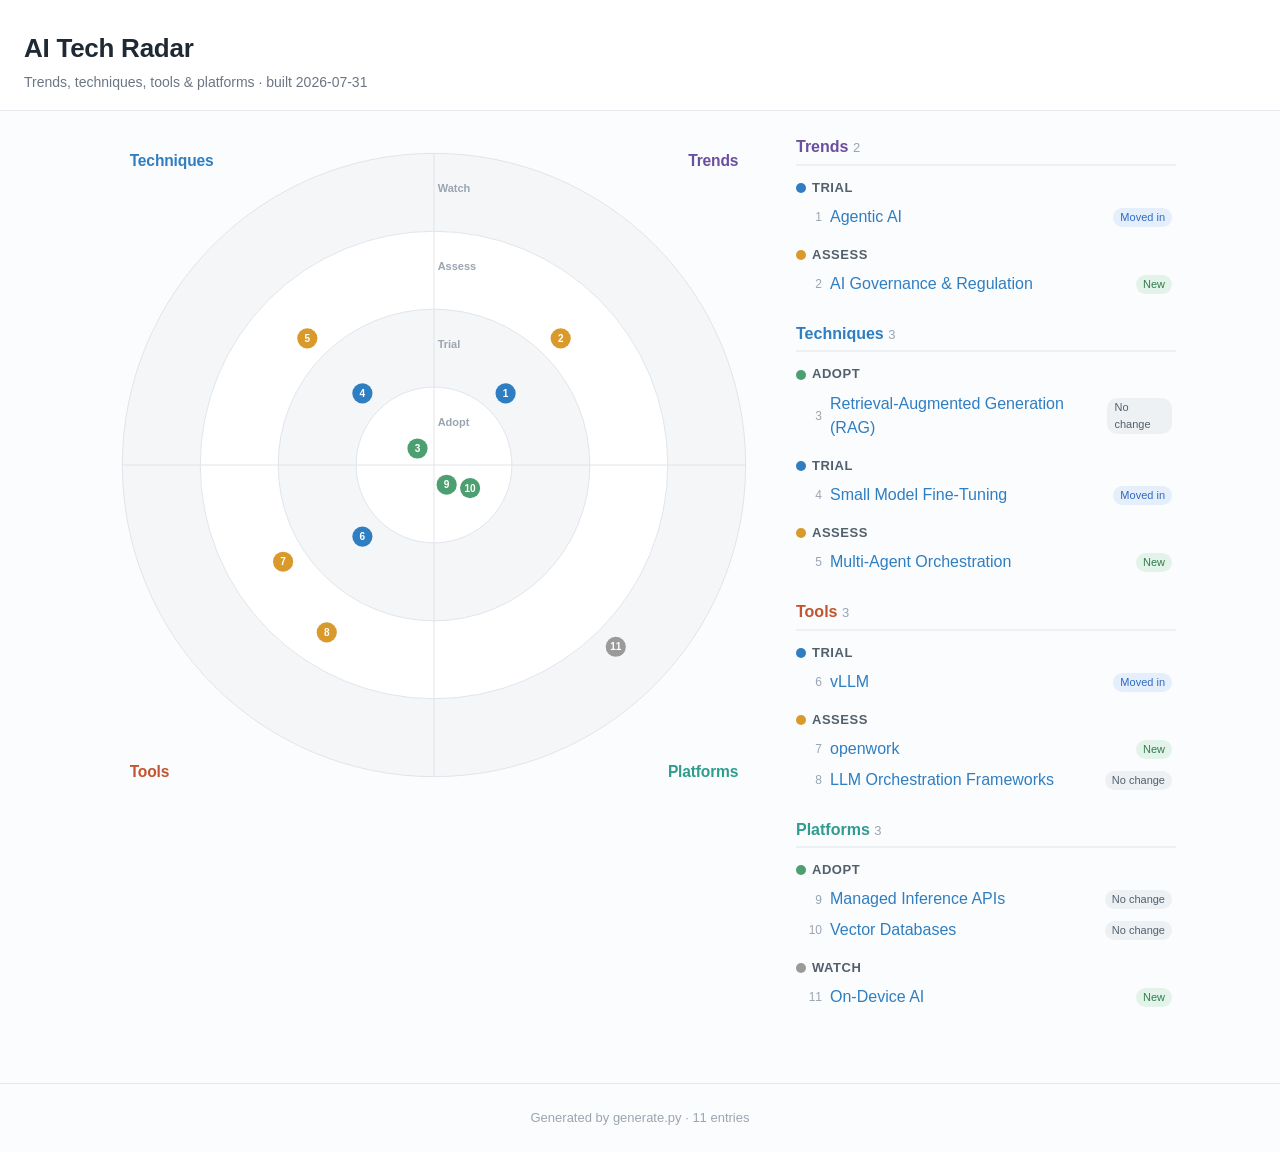
<file: docs/index.html>
<!DOCTYPE html>
<html lang="en">
<head>
<meta charset="utf-8">
<meta name="viewport" content="width=device-width, initial-scale=1">
<title>AI Tech Radar</title>
<link rel="stylesheet" href="style.css">
</head>
<body>
<header class="site-header">
  <h1><a href="index.html">AI Tech Radar</a></h1>
  <p class="subtitle">Trends, techniques, tools &amp; platforms · built 2026-07-31</p>
</header>
<main>
<section class="radar-wrap"><svg viewBox="0 0 720 720" class="radar" xmlns="http://www.w3.org/2000/svg">
<circle cx="360.0" cy="360.0" r="340.0" fill="#f4f6f8" stroke="#dfe3e8" stroke-width="1"/>
<circle cx="360.0" cy="360.0" r="255.0" fill="#ffffff" stroke="#dfe3e8" stroke-width="1"/>
<circle cx="360.0" cy="360.0" r="170.0" fill="#f4f6f8" stroke="#dfe3e8" stroke-width="1"/>
<circle cx="360.0" cy="360.0" r="85.0" fill="#ffffff" stroke="#dfe3e8" stroke-width="1"/>
<line x1="360.0" y1="20" x2="360.0" y2="700" stroke="#dfe3e8"/>
<line x1="20" y1="360.0" x2="700" y2="360.0" stroke="#dfe3e8"/>
<text x="364.0" y="317.5" class="ring-label">Adopt</text>
<text x="364.0" y="232.5" class="ring-label">Trial</text>
<text x="364.0" y="147.5" class="ring-label">Assess</text>
<text x="364.0" y="62.5" class="ring-label">Watch</text>
<text x="692" y="34" class="quad-label" text-anchor="end" fill="#6b4ea0">Trends</text>
<text x="28" y="34" class="quad-label" text-anchor="start" fill="#2f7ec2">Techniques</text>
<text x="28" y="700" class="quad-label" text-anchor="start" fill="#c2542f">Tools</text>
<text x="692" y="700" class="quad-label" text-anchor="end" fill="#2f9c8f">Platforms</text>
<a href="entries/managed-inference-apis.html" class="blip" data-slug="managed-inference-apis"><circle cx="373.8" cy="381.5" r="11" fill="#4c9f70"/><text x="373.8" y="385.5" text-anchor="middle" class="blip-num">9</text><title>Managed Inference APIs — Adopt</title></a>
<a href="entries/on-device-ai.html" class="blip" data-slug="on-device-ai"><circle cx="558.3" cy="558.3" r="11" fill="#9a9a9a"/><text x="558.3" y="562.3" text-anchor="middle" class="blip-num">11</text><title>On-Device AI — Watch</title></a>
<a href="entries/vector-databases.html" class="blip" data-slug="vector-databases"><circle cx="399.4" cy="385.2" r="11" fill="#4c9f70"/><text x="399.4" y="389.2" text-anchor="middle" class="blip-num">10</text><title>Vector Databases — Adopt</title></a>
<a href="entries/multi-agent-orchestration.html" class="blip" data-slug="multi-agent-orchestration"><circle cx="221.8" cy="221.8" r="11" fill="#d99a2b"/><text x="221.8" y="225.8" text-anchor="middle" class="blip-num">5</text><title>Multi-Agent Orchestration — Assess</title></a>
<a href="entries/retrieval-augmented-generation-rag.html" class="blip" data-slug="retrieval-augmented-generation-rag"><circle cx="342.0" cy="342.0" r="11" fill="#4c9f70"/><text x="342.0" y="346.0" text-anchor="middle" class="blip-num">3</text><title>Retrieval-Augmented Generation (RAG) — Adopt</title></a>
<a href="entries/small-model-fine-tuning.html" class="blip" data-slug="small-model-fine-tuning"><circle cx="281.9" cy="281.9" r="11" fill="#2f7ec2"/><text x="281.9" y="285.9" text-anchor="middle" class="blip-num">4</text><title>Small Model Fine-Tuning — Trial</title></a>
<a href="entries/openwork.html" class="blip" data-slug="openwork"><circle cx="195.4" cy="465.5" r="11" fill="#d99a2b"/><text x="195.4" y="469.5" text-anchor="middle" class="blip-num">7</text><title>openwork — Assess</title></a>
<a href="entries/llm-orchestration-frameworks.html" class="blip" data-slug="llm-orchestration-frameworks"><circle cx="243.0" cy="542.5" r="11" fill="#d99a2b"/><text x="243.0" y="546.5" text-anchor="middle" class="blip-num">8</text><title>LLM Orchestration Frameworks — Assess</title></a>
<a href="entries/vllm.html" class="blip" data-slug="vllm"><circle cx="281.9" cy="438.1" r="11" fill="#2f7ec2"/><text x="281.9" y="442.1" text-anchor="middle" class="blip-num">6</text><title>vLLM — Trial</title></a>
<a href="entries/agentic-ai.html" class="blip" data-slug="agentic-ai"><circle cx="438.1" cy="281.9" r="11" fill="#2f7ec2"/><text x="438.1" y="285.9" text-anchor="middle" class="blip-num">1</text><title>Agentic AI — Trial</title></a>
<a href="entries/ai-governance-regulation.html" class="blip" data-slug="ai-governance-regulation"><circle cx="498.2" cy="221.8" r="11" fill="#d99a2b"/><text x="498.2" y="225.8" text-anchor="middle" class="blip-num">2</text><title>AI Governance &amp; Regulation — Assess</title></a>
</svg></section>
<section class="legend">
<div class="quad-block">
<h2 style="color:#6b4ea0">Trends <span class="q-count">2</span></h2>
<h3 class="ring-heading"><span class="ring-dot" style="background:#2f7ec2"></span>Trial</h3>
<ul class='entry-list'>
<li data-slug="agentic-ai"><span class="num">1</span><a href="entries/agentic-ai.html">Agentic AI</a><span class="status status-moved-in">Moved in</span></li>
</ul>
<h3 class="ring-heading"><span class="ring-dot" style="background:#d99a2b"></span>Assess</h3>
<ul class='entry-list'>
<li data-slug="ai-governance-regulation"><span class="num">2</span><a href="entries/ai-governance-regulation.html">AI Governance &amp; Regulation</a><span class="status status-new">New</span></li>
</ul>
</div>
<div class="quad-block">
<h2 style="color:#2f7ec2">Techniques <span class="q-count">3</span></h2>
<h3 class="ring-heading"><span class="ring-dot" style="background:#4c9f70"></span>Adopt</h3>
<ul class='entry-list'>
<li data-slug="retrieval-augmented-generation-rag"><span class="num">3</span><a href="entries/retrieval-augmented-generation-rag.html">Retrieval-Augmented Generation (RAG)</a><span class="status status-unchanged">No change</span></li>
</ul>
<h3 class="ring-heading"><span class="ring-dot" style="background:#2f7ec2"></span>Trial</h3>
<ul class='entry-list'>
<li data-slug="small-model-fine-tuning"><span class="num">4</span><a href="entries/small-model-fine-tuning.html">Small Model Fine-Tuning</a><span class="status status-moved-in">Moved in</span></li>
</ul>
<h3 class="ring-heading"><span class="ring-dot" style="background:#d99a2b"></span>Assess</h3>
<ul class='entry-list'>
<li data-slug="multi-agent-orchestration"><span class="num">5</span><a href="entries/multi-agent-orchestration.html">Multi-Agent Orchestration</a><span class="status status-new">New</span></li>
</ul>
</div>
<div class="quad-block">
<h2 style="color:#c2542f">Tools <span class="q-count">3</span></h2>
<h3 class="ring-heading"><span class="ring-dot" style="background:#2f7ec2"></span>Trial</h3>
<ul class='entry-list'>
<li data-slug="vllm"><span class="num">6</span><a href="entries/vllm.html">vLLM</a><span class="status status-moved-in">Moved in</span></li>
</ul>
<h3 class="ring-heading"><span class="ring-dot" style="background:#d99a2b"></span>Assess</h3>
<ul class='entry-list'>
<li data-slug="openwork"><span class="num">7</span><a href="entries/openwork.html">openwork</a><span class="status status-new">New</span></li>
<li data-slug="llm-orchestration-frameworks"><span class="num">8</span><a href="entries/llm-orchestration-frameworks.html">LLM Orchestration Frameworks</a><span class="status status-unchanged">No change</span></li>
</ul>
</div>
<div class="quad-block">
<h2 style="color:#2f9c8f">Platforms <span class="q-count">3</span></h2>
<h3 class="ring-heading"><span class="ring-dot" style="background:#4c9f70"></span>Adopt</h3>
<ul class='entry-list'>
<li data-slug="managed-inference-apis"><span class="num">9</span><a href="entries/managed-inference-apis.html">Managed Inference APIs</a><span class="status status-unchanged">No change</span></li>
<li data-slug="vector-databases"><span class="num">10</span><a href="entries/vector-databases.html">Vector Databases</a><span class="status status-unchanged">No change</span></li>
</ul>
<h3 class="ring-heading"><span class="ring-dot" style="background:#9a9a9a"></span>Watch</h3>
<ul class='entry-list'>
<li data-slug="on-device-ai"><span class="num">11</span><a href="entries/on-device-ai.html">On-Device AI</a><span class="status status-new">New</span></li>
</ul>
</div>
</section>
</main>
<footer class="site-footer">Generated by generate.py · 11 entries</footer>
<script>
(function () {
  function setActive(slug, on) {
    document.querySelectorAll('[data-slug="' + slug + '"]').forEach(function (el) {
      el.classList.toggle('hl', on);
    });
  }
  document.querySelectorAll('[data-slug]').forEach(function (el) {
    var slug = el.getAttribute('data-slug');
    el.addEventListener('mouseenter', function () { setActive(slug, true); });
    el.addEventListener('mouseleave', function () { setActive(slug, false); });
  });
})();
</script>
</body>
</html>
</file>
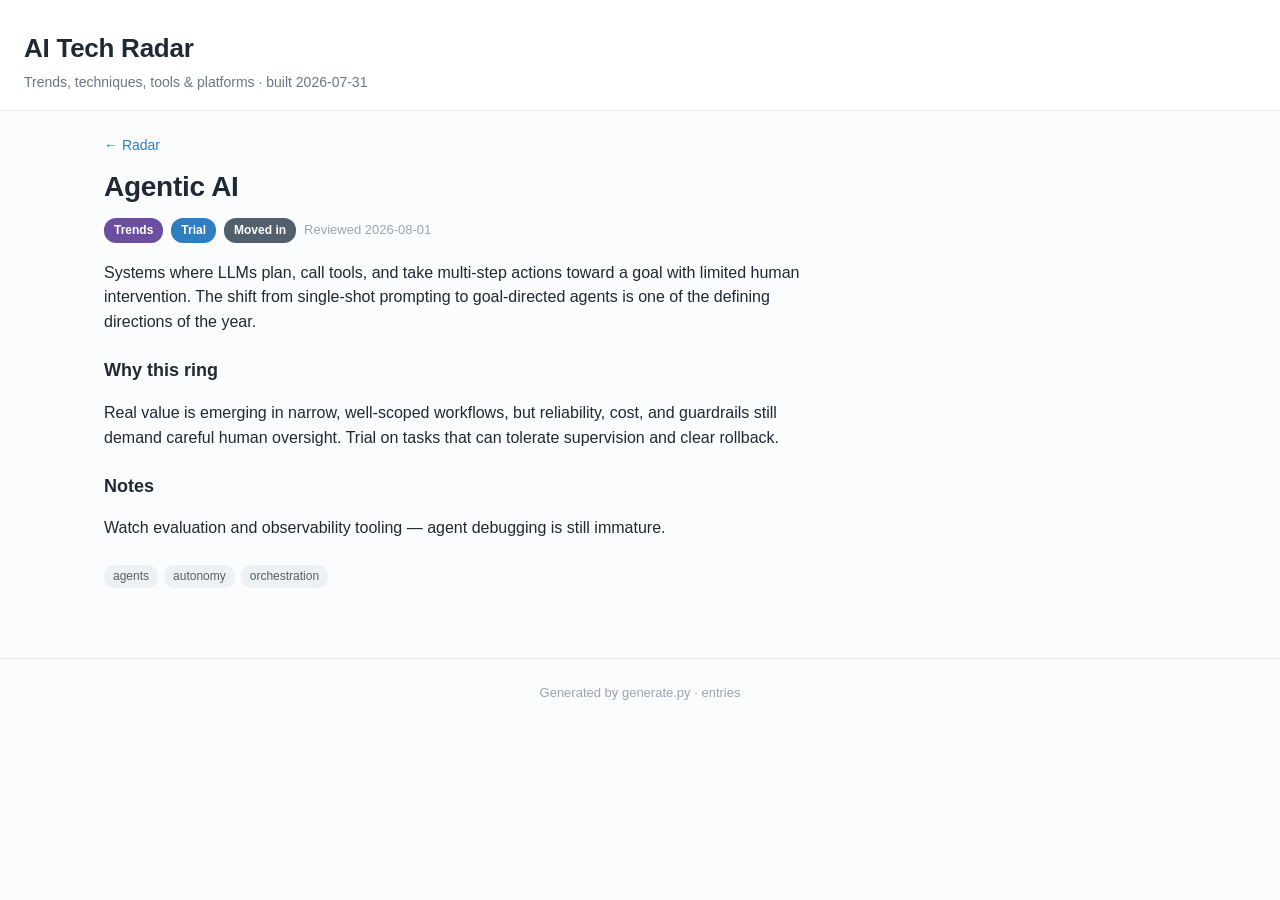
<file: docs/entries/agentic-ai.html>
<!DOCTYPE html>
<html lang="en">
<head>
<meta charset="utf-8">
<meta name="viewport" content="width=device-width, initial-scale=1">
<title>Agentic AI · AI Tech Radar</title>
<link rel="stylesheet" href="../style.css">
</head>
<body>
<header class="site-header">
  <h1><a href="../index.html">AI Tech Radar</a></h1>
  <p class="subtitle">Trends, techniques, tools &amp; platforms · built 2026-07-31</p>
</header>
<main>
<article class="entry"><p class="crumb"><a href="../index.html">&larr; Radar</a></p><h1>Agentic AI</h1><p class="entry-meta"><span class="pill" style="background:#6b4ea0">Trends</span> <span class="pill" style="background:#2f7ec2">Trial</span> <span class="pill status-pill">Moved in</span> <span class="reviewed">Reviewed 2026-08-01</span></p><p>Systems where LLMs plan, call tools, and take multi-step actions toward a goal with limited human intervention. The shift from single-shot prompting to goal-directed agents is one of the defining directions of the year.</p>
<h2>Why this ring</h2>
<p>Real value is emerging in narrow, well-scoped workflows, but reliability, cost, and guardrails still demand careful human oversight. Trial on tasks that can tolerate supervision and clear rollback.</p>
<h2>Notes</h2>
<p>Watch evaluation and observability tooling — agent debugging is still immature.</p><p class="tags"><span class="tag">agents</span><span class="tag">autonomy</span><span class="tag">orchestration</span></p></article>
</main>
<footer class="site-footer">Generated by generate.py ·  entries</footer>

</body>
</html>
</file>
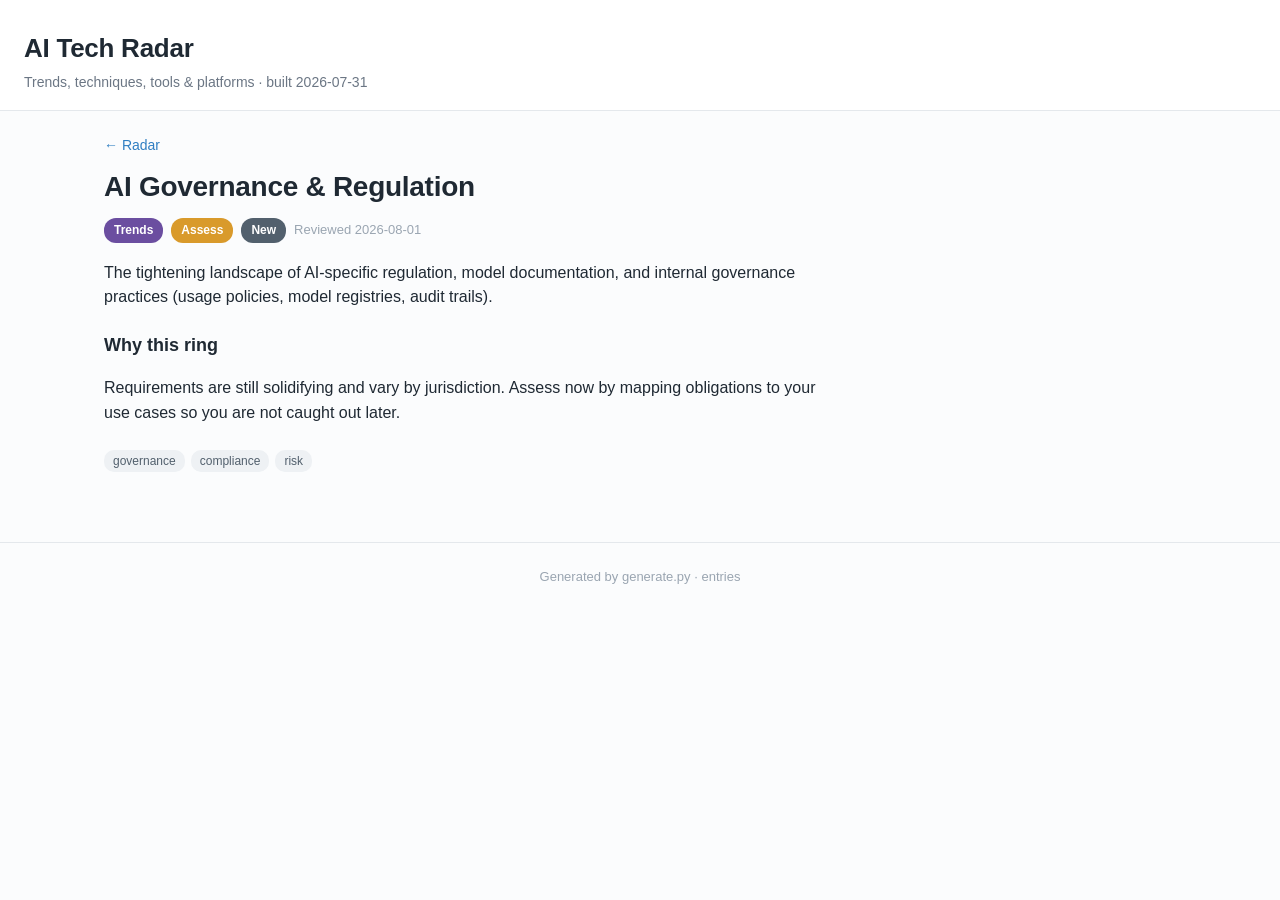
<file: docs/entries/ai-governance-regulation.html>
<!DOCTYPE html>
<html lang="en">
<head>
<meta charset="utf-8">
<meta name="viewport" content="width=device-width, initial-scale=1">
<title>AI Governance & Regulation · AI Tech Radar</title>
<link rel="stylesheet" href="../style.css">
</head>
<body>
<header class="site-header">
  <h1><a href="../index.html">AI Tech Radar</a></h1>
  <p class="subtitle">Trends, techniques, tools &amp; platforms · built 2026-07-31</p>
</header>
<main>
<article class="entry"><p class="crumb"><a href="../index.html">&larr; Radar</a></p><h1>AI Governance &amp; Regulation</h1><p class="entry-meta"><span class="pill" style="background:#6b4ea0">Trends</span> <span class="pill" style="background:#d99a2b">Assess</span> <span class="pill status-pill">New</span> <span class="reviewed">Reviewed 2026-08-01</span></p><p>The tightening landscape of AI-specific regulation, model documentation, and internal governance practices (usage policies, model registries, audit trails).</p>
<h2>Why this ring</h2>
<p>Requirements are still solidifying and vary by jurisdiction. Assess now by mapping obligations to your use cases so you are not caught out later.</p><p class="tags"><span class="tag">governance</span><span class="tag">compliance</span><span class="tag">risk</span></p></article>
</main>
<footer class="site-footer">Generated by generate.py ·  entries</footer>

</body>
</html>
</file>
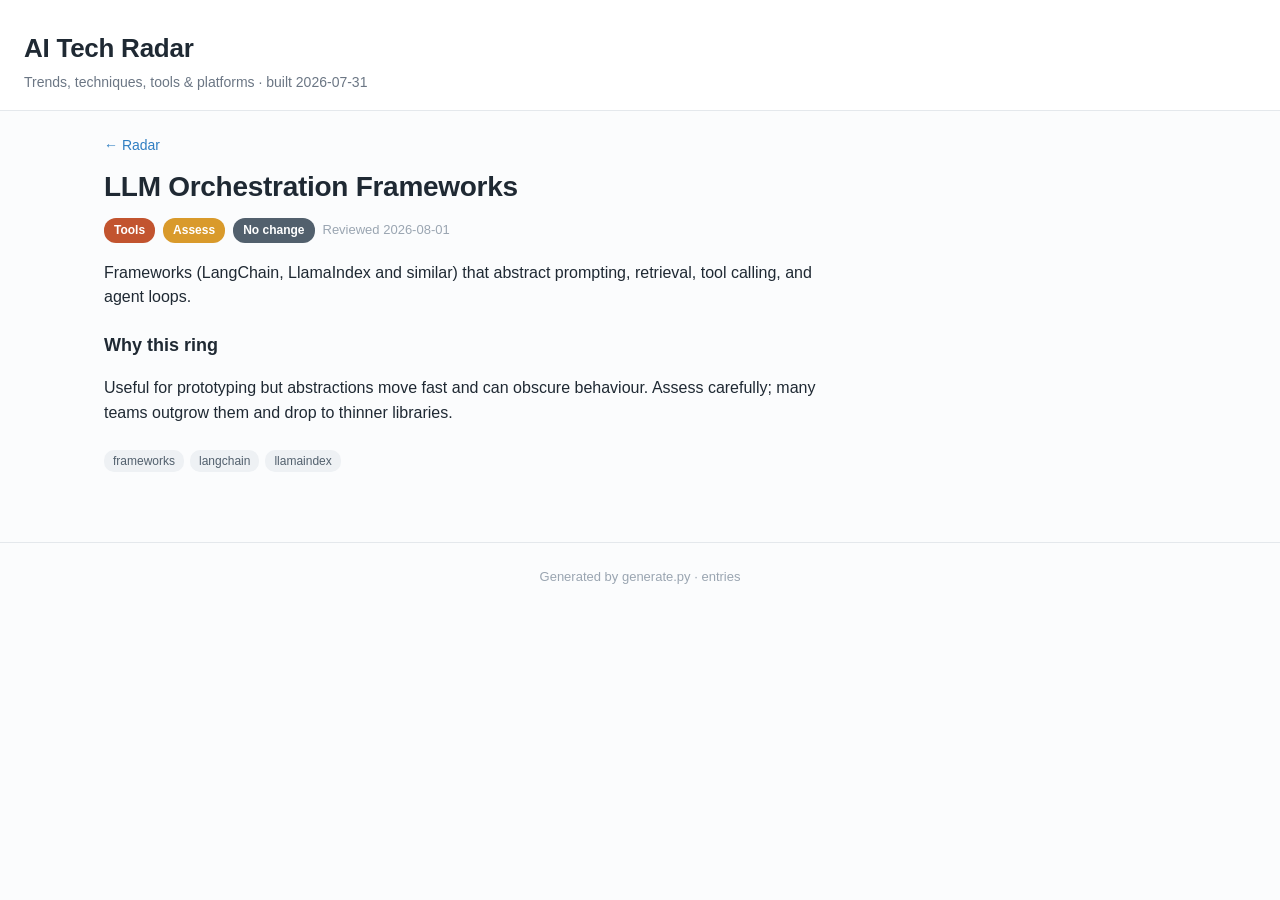
<file: docs/entries/llm-orchestration-frameworks.html>
<!DOCTYPE html>
<html lang="en">
<head>
<meta charset="utf-8">
<meta name="viewport" content="width=device-width, initial-scale=1">
<title>LLM Orchestration Frameworks · AI Tech Radar</title>
<link rel="stylesheet" href="../style.css">
</head>
<body>
<header class="site-header">
  <h1><a href="../index.html">AI Tech Radar</a></h1>
  <p class="subtitle">Trends, techniques, tools &amp; platforms · built 2026-07-31</p>
</header>
<main>
<article class="entry"><p class="crumb"><a href="../index.html">&larr; Radar</a></p><h1>LLM Orchestration Frameworks</h1><p class="entry-meta"><span class="pill" style="background:#c2542f">Tools</span> <span class="pill" style="background:#d99a2b">Assess</span> <span class="pill status-pill">No change</span> <span class="reviewed">Reviewed 2026-08-01</span></p><p>Frameworks (LangChain, LlamaIndex and similar) that abstract prompting, retrieval, tool calling, and agent loops.</p>
<h2>Why this ring</h2>
<p>Useful for prototyping but abstractions move fast and can obscure behaviour. Assess carefully; many teams outgrow them and drop to thinner libraries.</p><p class="tags"><span class="tag">frameworks</span><span class="tag">langchain</span><span class="tag">llamaindex</span></p></article>
</main>
<footer class="site-footer">Generated by generate.py ·  entries</footer>

</body>
</html>
</file>
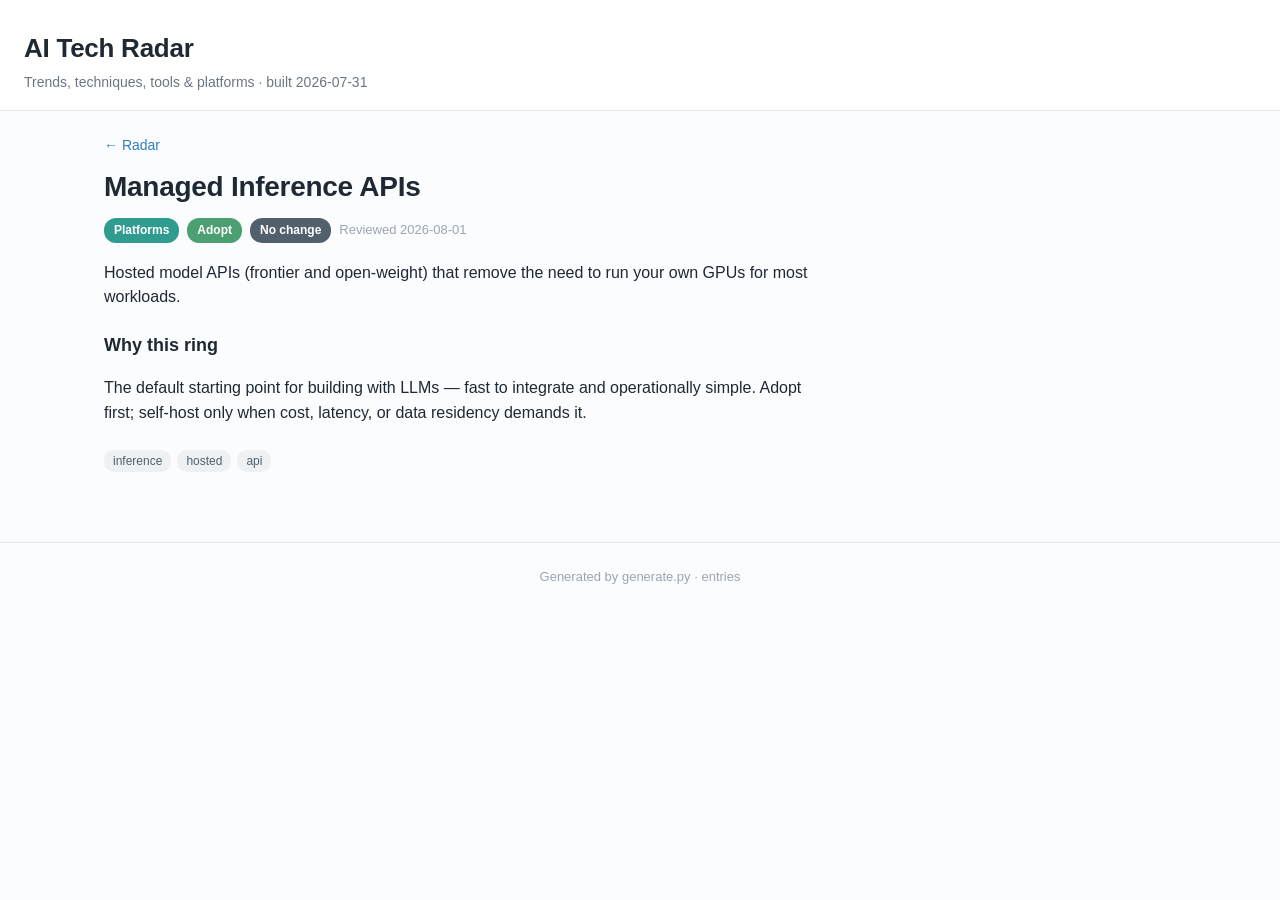
<file: docs/entries/managed-inference-apis.html>
<!DOCTYPE html>
<html lang="en">
<head>
<meta charset="utf-8">
<meta name="viewport" content="width=device-width, initial-scale=1">
<title>Managed Inference APIs · AI Tech Radar</title>
<link rel="stylesheet" href="../style.css">
</head>
<body>
<header class="site-header">
  <h1><a href="../index.html">AI Tech Radar</a></h1>
  <p class="subtitle">Trends, techniques, tools &amp; platforms · built 2026-07-31</p>
</header>
<main>
<article class="entry"><p class="crumb"><a href="../index.html">&larr; Radar</a></p><h1>Managed Inference APIs</h1><p class="entry-meta"><span class="pill" style="background:#2f9c8f">Platforms</span> <span class="pill" style="background:#4c9f70">Adopt</span> <span class="pill status-pill">No change</span> <span class="reviewed">Reviewed 2026-08-01</span></p><p>Hosted model APIs (frontier and open-weight) that remove the need to run your own GPUs for most workloads.</p>
<h2>Why this ring</h2>
<p>The default starting point for building with LLMs — fast to integrate and operationally simple. Adopt first; self-host only when cost, latency, or data residency demands it.</p><p class="tags"><span class="tag">inference</span><span class="tag">hosted</span><span class="tag">api</span></p></article>
</main>
<footer class="site-footer">Generated by generate.py ·  entries</footer>

</body>
</html>
</file>
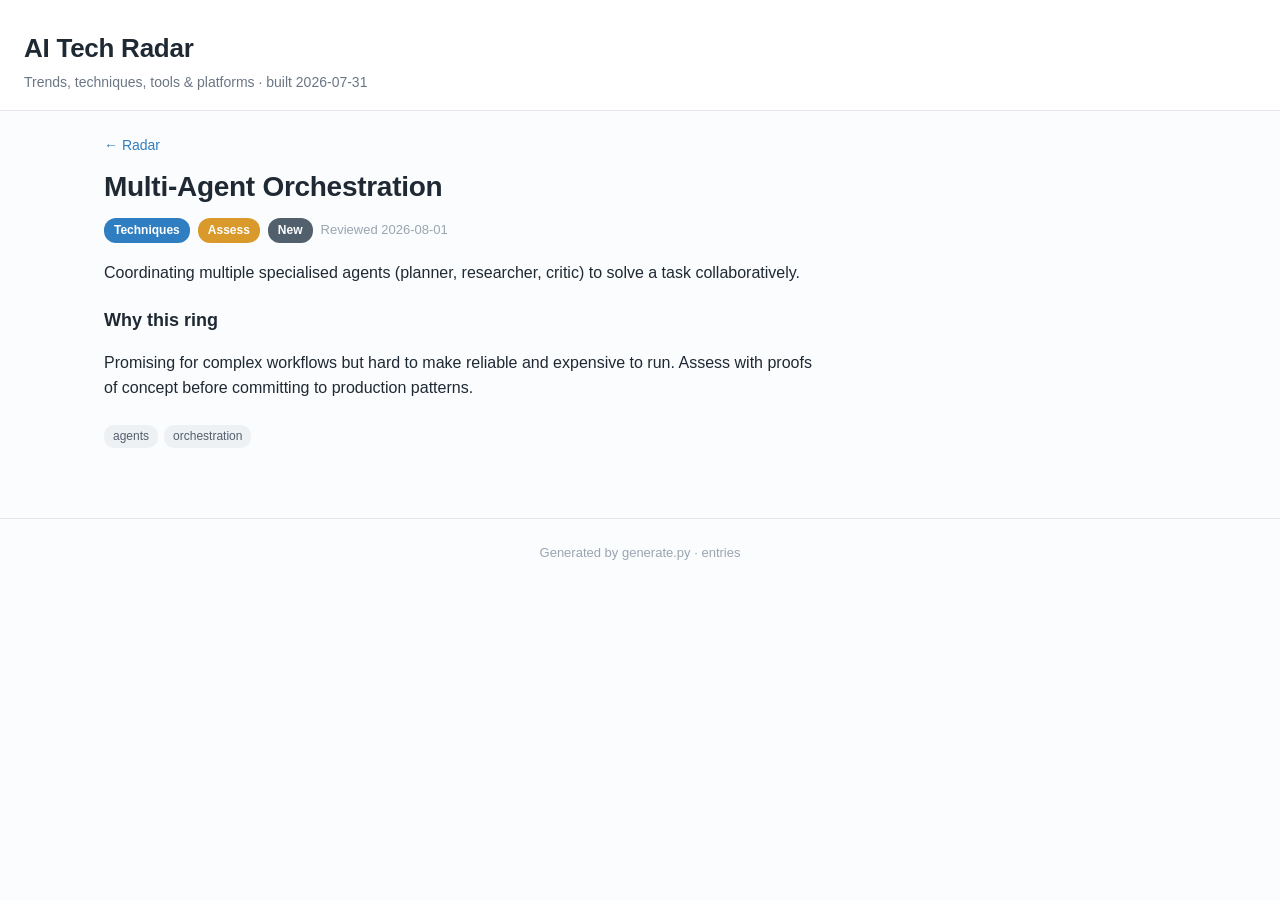
<file: docs/entries/multi-agent-orchestration.html>
<!DOCTYPE html>
<html lang="en">
<head>
<meta charset="utf-8">
<meta name="viewport" content="width=device-width, initial-scale=1">
<title>Multi-Agent Orchestration · AI Tech Radar</title>
<link rel="stylesheet" href="../style.css">
</head>
<body>
<header class="site-header">
  <h1><a href="../index.html">AI Tech Radar</a></h1>
  <p class="subtitle">Trends, techniques, tools &amp; platforms · built 2026-07-31</p>
</header>
<main>
<article class="entry"><p class="crumb"><a href="../index.html">&larr; Radar</a></p><h1>Multi-Agent Orchestration</h1><p class="entry-meta"><span class="pill" style="background:#2f7ec2">Techniques</span> <span class="pill" style="background:#d99a2b">Assess</span> <span class="pill status-pill">New</span> <span class="reviewed">Reviewed 2026-08-01</span></p><p>Coordinating multiple specialised agents (planner, researcher, critic) to solve a task collaboratively.</p>
<h2>Why this ring</h2>
<p>Promising for complex workflows but hard to make reliable and expensive to run. Assess with proofs of concept before committing to production patterns.</p><p class="tags"><span class="tag">agents</span><span class="tag">orchestration</span></p></article>
</main>
<footer class="site-footer">Generated by generate.py ·  entries</footer>

</body>
</html>
</file>
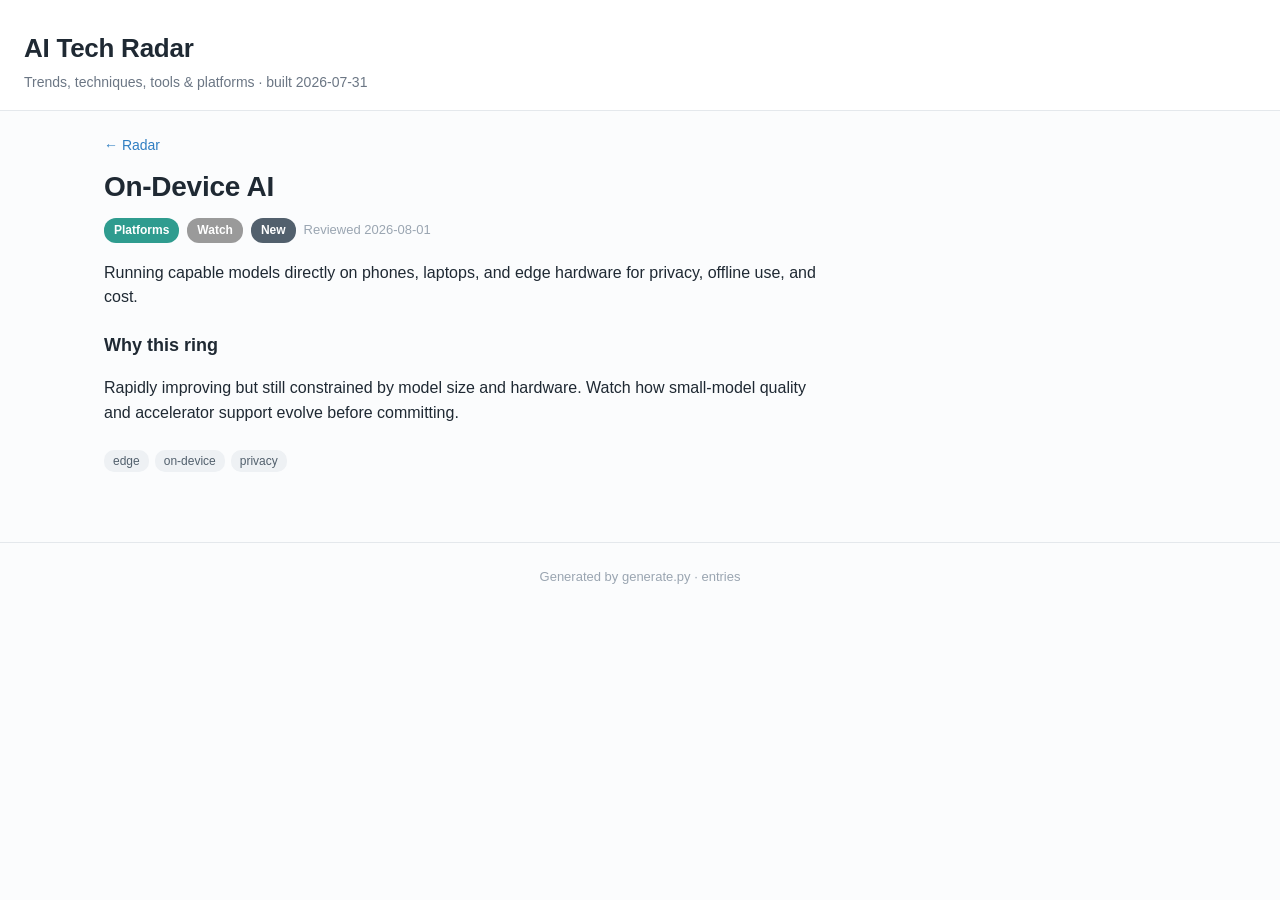
<file: docs/entries/on-device-ai.html>
<!DOCTYPE html>
<html lang="en">
<head>
<meta charset="utf-8">
<meta name="viewport" content="width=device-width, initial-scale=1">
<title>On-Device AI · AI Tech Radar</title>
<link rel="stylesheet" href="../style.css">
</head>
<body>
<header class="site-header">
  <h1><a href="../index.html">AI Tech Radar</a></h1>
  <p class="subtitle">Trends, techniques, tools &amp; platforms · built 2026-07-31</p>
</header>
<main>
<article class="entry"><p class="crumb"><a href="../index.html">&larr; Radar</a></p><h1>On-Device AI</h1><p class="entry-meta"><span class="pill" style="background:#2f9c8f">Platforms</span> <span class="pill" style="background:#9a9a9a">Watch</span> <span class="pill status-pill">New</span> <span class="reviewed">Reviewed 2026-08-01</span></p><p>Running capable models directly on phones, laptops, and edge hardware for privacy, offline use, and cost.</p>
<h2>Why this ring</h2>
<p>Rapidly improving but still constrained by model size and hardware. Watch how small-model quality and accelerator support evolve before committing.</p><p class="tags"><span class="tag">edge</span><span class="tag">on-device</span><span class="tag">privacy</span></p></article>
</main>
<footer class="site-footer">Generated by generate.py ·  entries</footer>

</body>
</html>
</file>
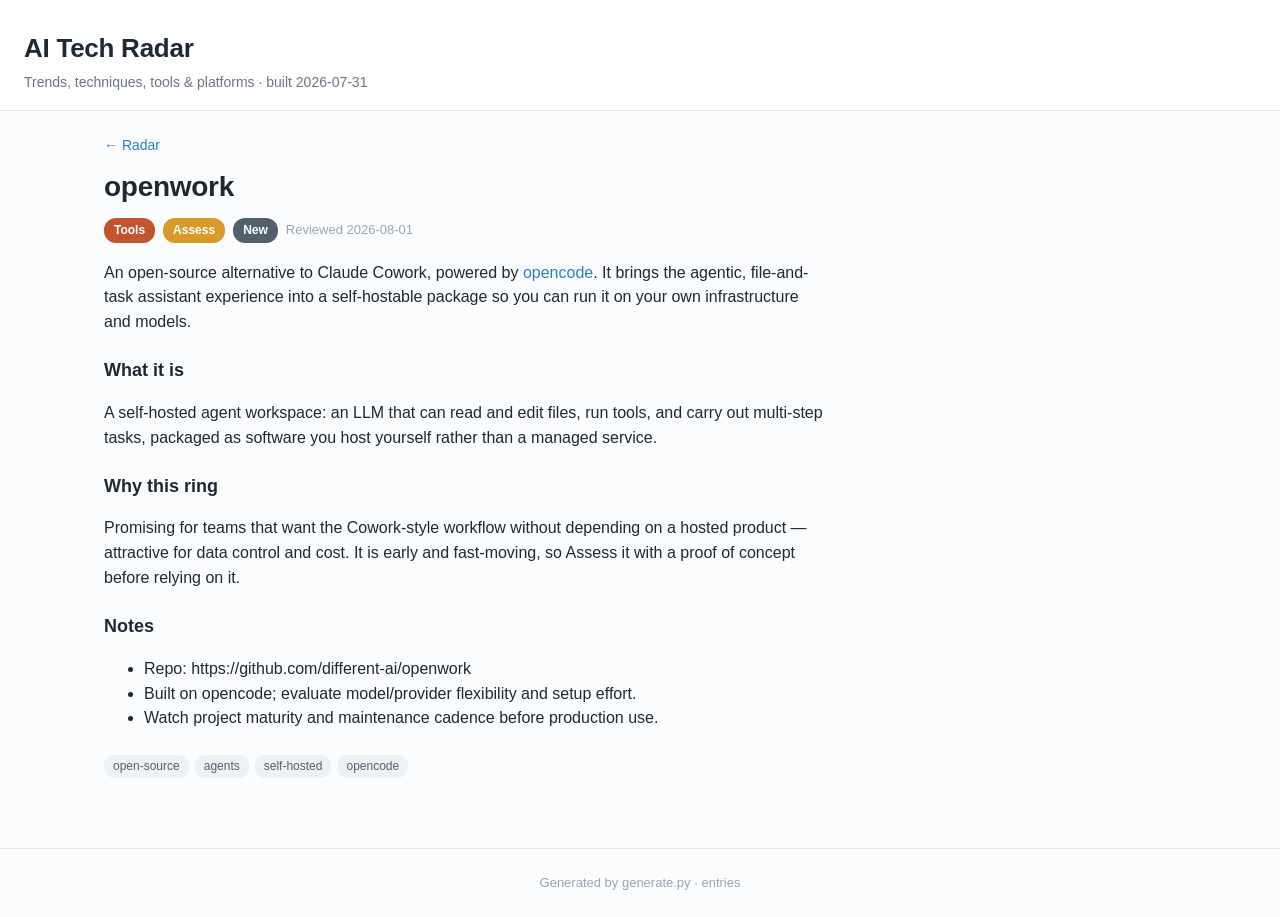
<file: docs/entries/openwork.html>
<!DOCTYPE html>
<html lang="en">
<head>
<meta charset="utf-8">
<meta name="viewport" content="width=device-width, initial-scale=1">
<title>openwork · AI Tech Radar</title>
<link rel="stylesheet" href="../style.css">
</head>
<body>
<header class="site-header">
  <h1><a href="../index.html">AI Tech Radar</a></h1>
  <p class="subtitle">Trends, techniques, tools &amp; platforms · built 2026-07-31</p>
</header>
<main>
<article class="entry"><p class="crumb"><a href="../index.html">&larr; Radar</a></p><h1>openwork</h1><p class="entry-meta"><span class="pill" style="background:#c2542f">Tools</span> <span class="pill" style="background:#d99a2b">Assess</span> <span class="pill status-pill">New</span> <span class="reviewed">Reviewed 2026-08-01</span></p><p>An open-source alternative to Claude Cowork, powered by <a href="https://github.com/different-ai/openwork">opencode</a>. It brings the agentic, file-and-task assistant experience into a self-hostable package so you can run it on your own infrastructure and models.</p>
<h2>What it is</h2>
<p>A self-hosted agent workspace: an LLM that can read and edit files, run tools, and carry out multi-step tasks, packaged as software you host yourself rather than a managed service.</p>
<h2>Why this ring</h2>
<p>Promising for teams that want the Cowork-style workflow without depending on a hosted product — attractive for data control and cost. It is early and fast-moving, so Assess it with a proof of concept before relying on it.</p>
<h2>Notes</h2>
<ul>
<li>Repo: https://github.com/different-ai/openwork</li>
<li>Built on opencode; evaluate model/provider flexibility and setup effort.</li>
<li>Watch project maturity and maintenance cadence before production use.</li>
</ul><p class="tags"><span class="tag">open-source</span><span class="tag">agents</span><span class="tag">self-hosted</span><span class="tag">opencode</span></p></article>
</main>
<footer class="site-footer">Generated by generate.py ·  entries</footer>

</body>
</html>
</file>
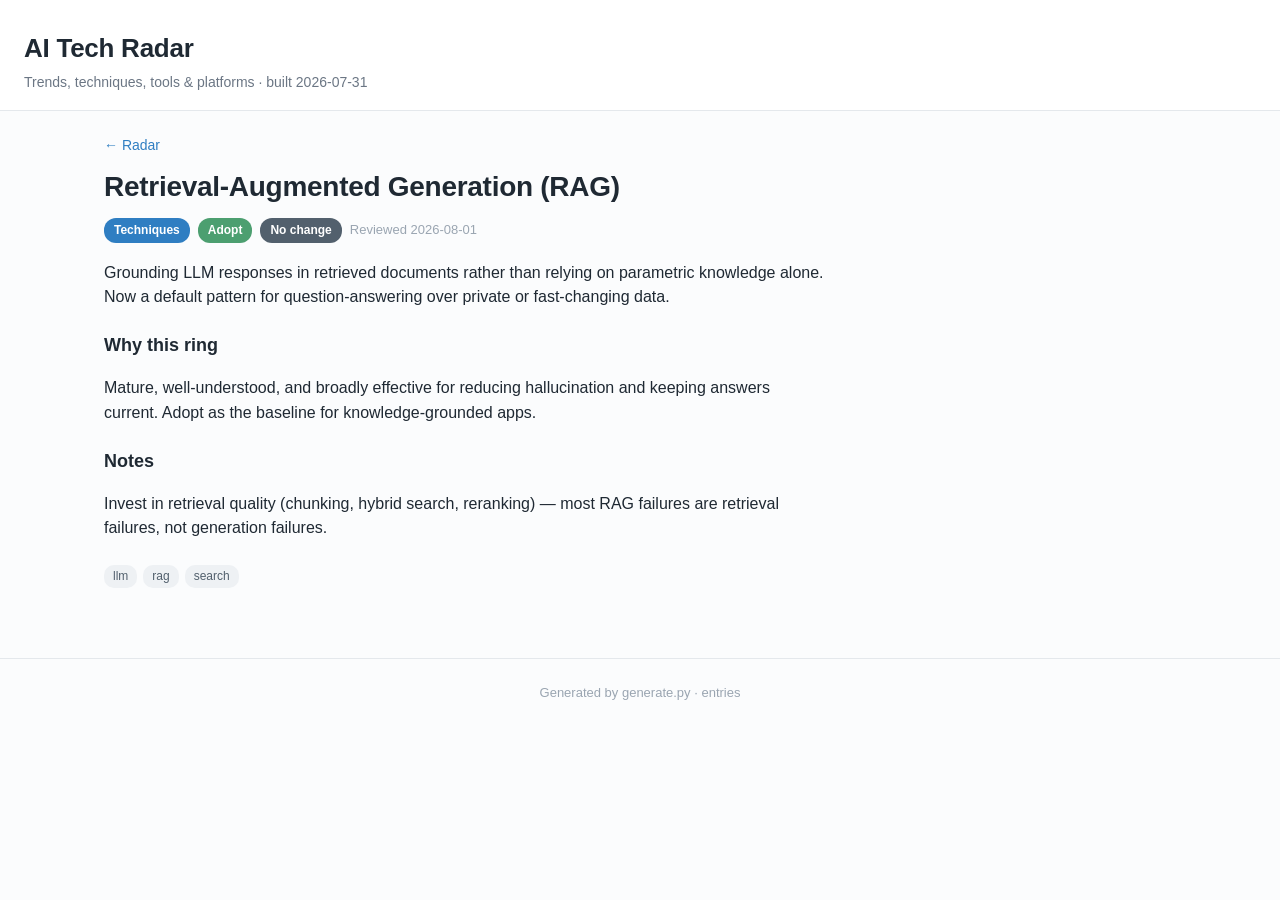
<file: docs/entries/retrieval-augmented-generation-rag.html>
<!DOCTYPE html>
<html lang="en">
<head>
<meta charset="utf-8">
<meta name="viewport" content="width=device-width, initial-scale=1">
<title>Retrieval-Augmented Generation (RAG) · AI Tech Radar</title>
<link rel="stylesheet" href="../style.css">
</head>
<body>
<header class="site-header">
  <h1><a href="../index.html">AI Tech Radar</a></h1>
  <p class="subtitle">Trends, techniques, tools &amp; platforms · built 2026-07-31</p>
</header>
<main>
<article class="entry"><p class="crumb"><a href="../index.html">&larr; Radar</a></p><h1>Retrieval-Augmented Generation (RAG)</h1><p class="entry-meta"><span class="pill" style="background:#2f7ec2">Techniques</span> <span class="pill" style="background:#4c9f70">Adopt</span> <span class="pill status-pill">No change</span> <span class="reviewed">Reviewed 2026-08-01</span></p><p>Grounding LLM responses in retrieved documents rather than relying on parametric knowledge alone. Now a default pattern for question-answering over private or fast-changing data.</p>
<h2>Why this ring</h2>
<p>Mature, well-understood, and broadly effective for reducing hallucination and keeping answers current. Adopt as the baseline for knowledge-grounded apps.</p>
<h2>Notes</h2>
<p>Invest in retrieval quality (chunking, hybrid search, reranking) — most RAG failures are retrieval failures, not generation failures.</p><p class="tags"><span class="tag">llm</span><span class="tag">rag</span><span class="tag">search</span></p></article>
</main>
<footer class="site-footer">Generated by generate.py ·  entries</footer>

</body>
</html>
</file>
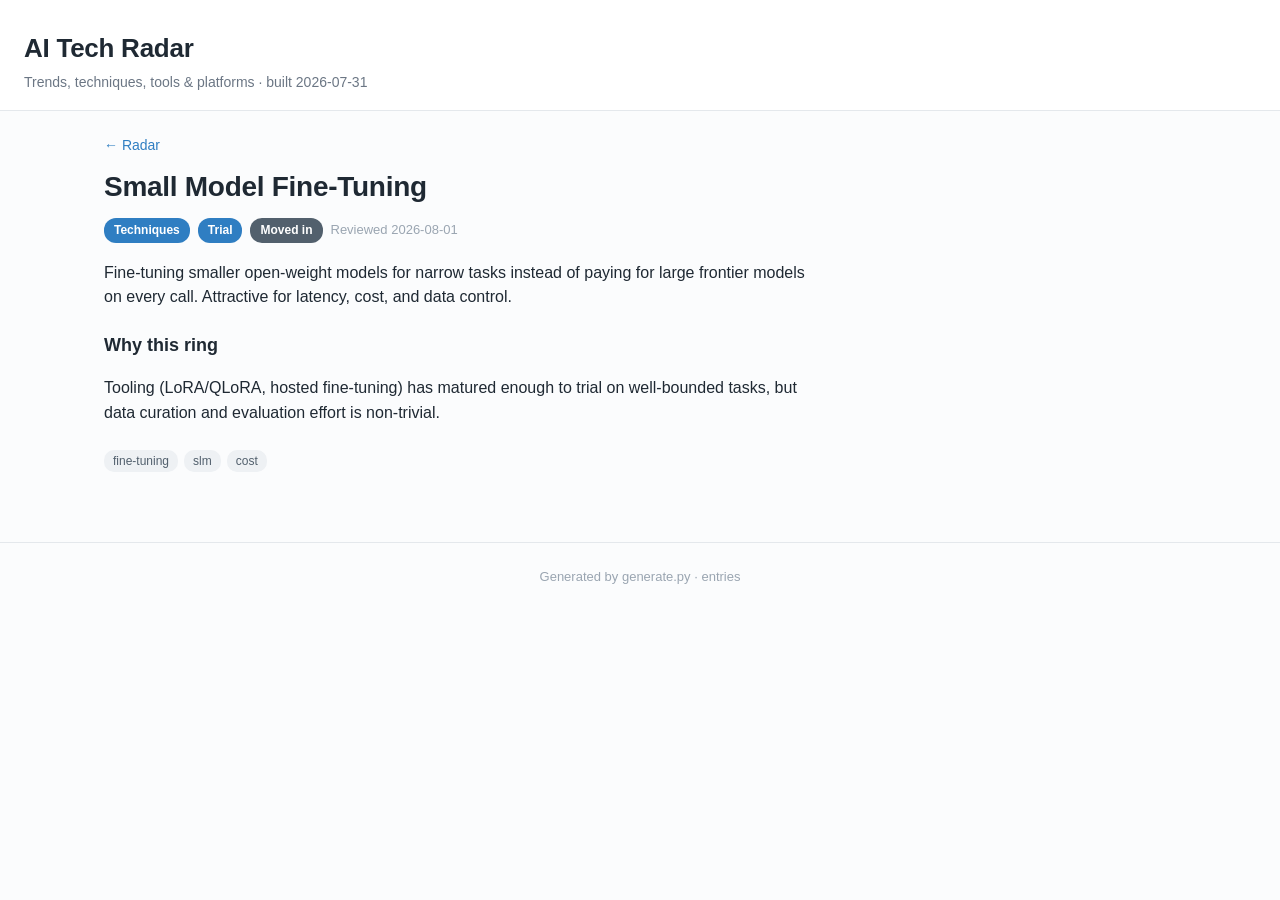
<file: docs/entries/small-model-fine-tuning.html>
<!DOCTYPE html>
<html lang="en">
<head>
<meta charset="utf-8">
<meta name="viewport" content="width=device-width, initial-scale=1">
<title>Small Model Fine-Tuning · AI Tech Radar</title>
<link rel="stylesheet" href="../style.css">
</head>
<body>
<header class="site-header">
  <h1><a href="../index.html">AI Tech Radar</a></h1>
  <p class="subtitle">Trends, techniques, tools &amp; platforms · built 2026-07-31</p>
</header>
<main>
<article class="entry"><p class="crumb"><a href="../index.html">&larr; Radar</a></p><h1>Small Model Fine-Tuning</h1><p class="entry-meta"><span class="pill" style="background:#2f7ec2">Techniques</span> <span class="pill" style="background:#2f7ec2">Trial</span> <span class="pill status-pill">Moved in</span> <span class="reviewed">Reviewed 2026-08-01</span></p><p>Fine-tuning smaller open-weight models for narrow tasks instead of paying for large frontier models on every call. Attractive for latency, cost, and data control.</p>
<h2>Why this ring</h2>
<p>Tooling (LoRA/QLoRA, hosted fine-tuning) has matured enough to trial on well-bounded tasks, but data curation and evaluation effort is non-trivial.</p><p class="tags"><span class="tag">fine-tuning</span><span class="tag">slm</span><span class="tag">cost</span></p></article>
</main>
<footer class="site-footer">Generated by generate.py ·  entries</footer>

</body>
</html>
</file>
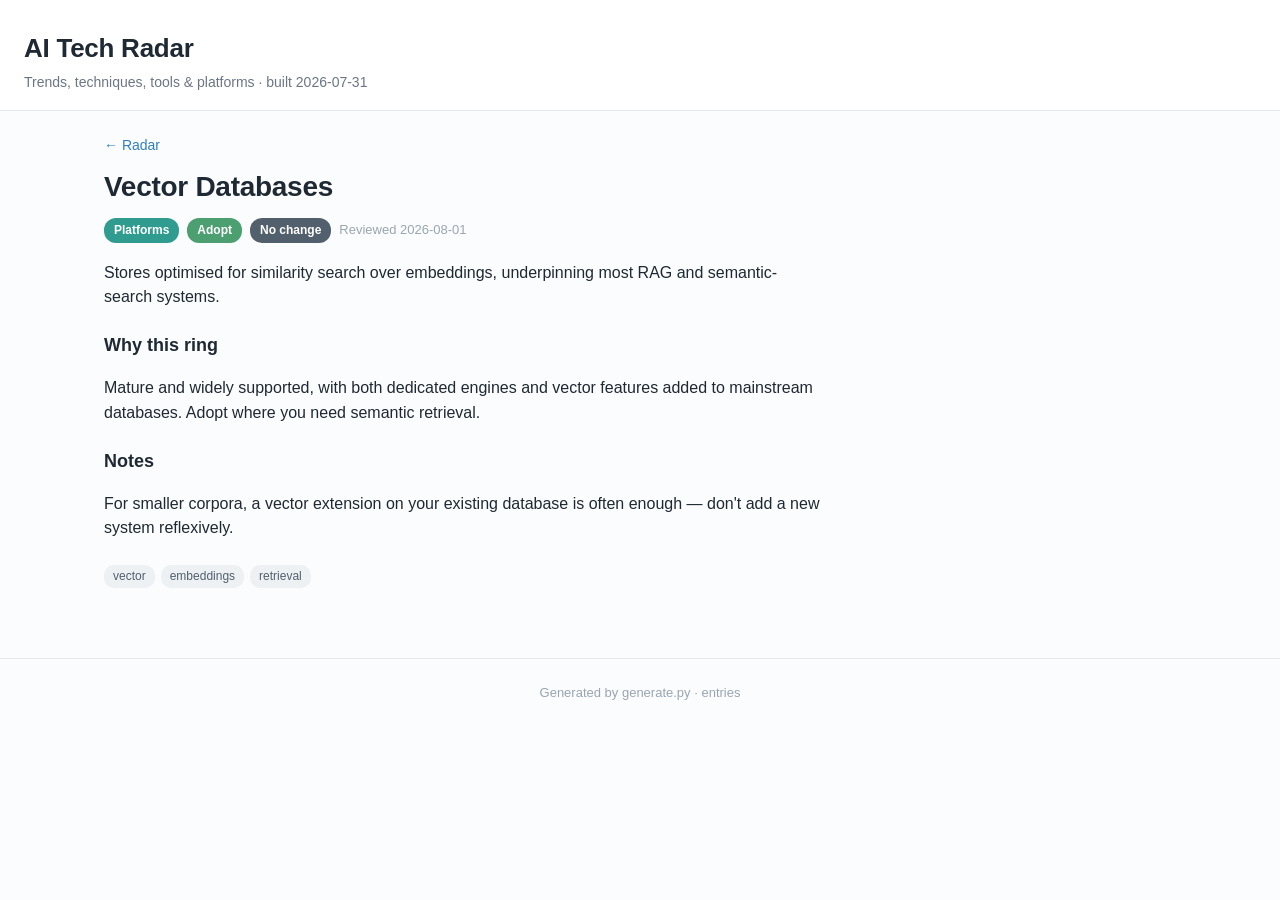
<file: docs/entries/vector-databases.html>
<!DOCTYPE html>
<html lang="en">
<head>
<meta charset="utf-8">
<meta name="viewport" content="width=device-width, initial-scale=1">
<title>Vector Databases · AI Tech Radar</title>
<link rel="stylesheet" href="../style.css">
</head>
<body>
<header class="site-header">
  <h1><a href="../index.html">AI Tech Radar</a></h1>
  <p class="subtitle">Trends, techniques, tools &amp; platforms · built 2026-07-31</p>
</header>
<main>
<article class="entry"><p class="crumb"><a href="../index.html">&larr; Radar</a></p><h1>Vector Databases</h1><p class="entry-meta"><span class="pill" style="background:#2f9c8f">Platforms</span> <span class="pill" style="background:#4c9f70">Adopt</span> <span class="pill status-pill">No change</span> <span class="reviewed">Reviewed 2026-08-01</span></p><p>Stores optimised for similarity search over embeddings, underpinning most RAG and semantic-search systems.</p>
<h2>Why this ring</h2>
<p>Mature and widely supported, with both dedicated engines and vector features added to mainstream databases. Adopt where you need semantic retrieval.</p>
<h2>Notes</h2>
<p>For smaller corpora, a vector extension on your existing database is often enough — don&#x27;t add a new system reflexively.</p><p class="tags"><span class="tag">vector</span><span class="tag">embeddings</span><span class="tag">retrieval</span></p></article>
</main>
<footer class="site-footer">Generated by generate.py ·  entries</footer>

</body>
</html>
</file>
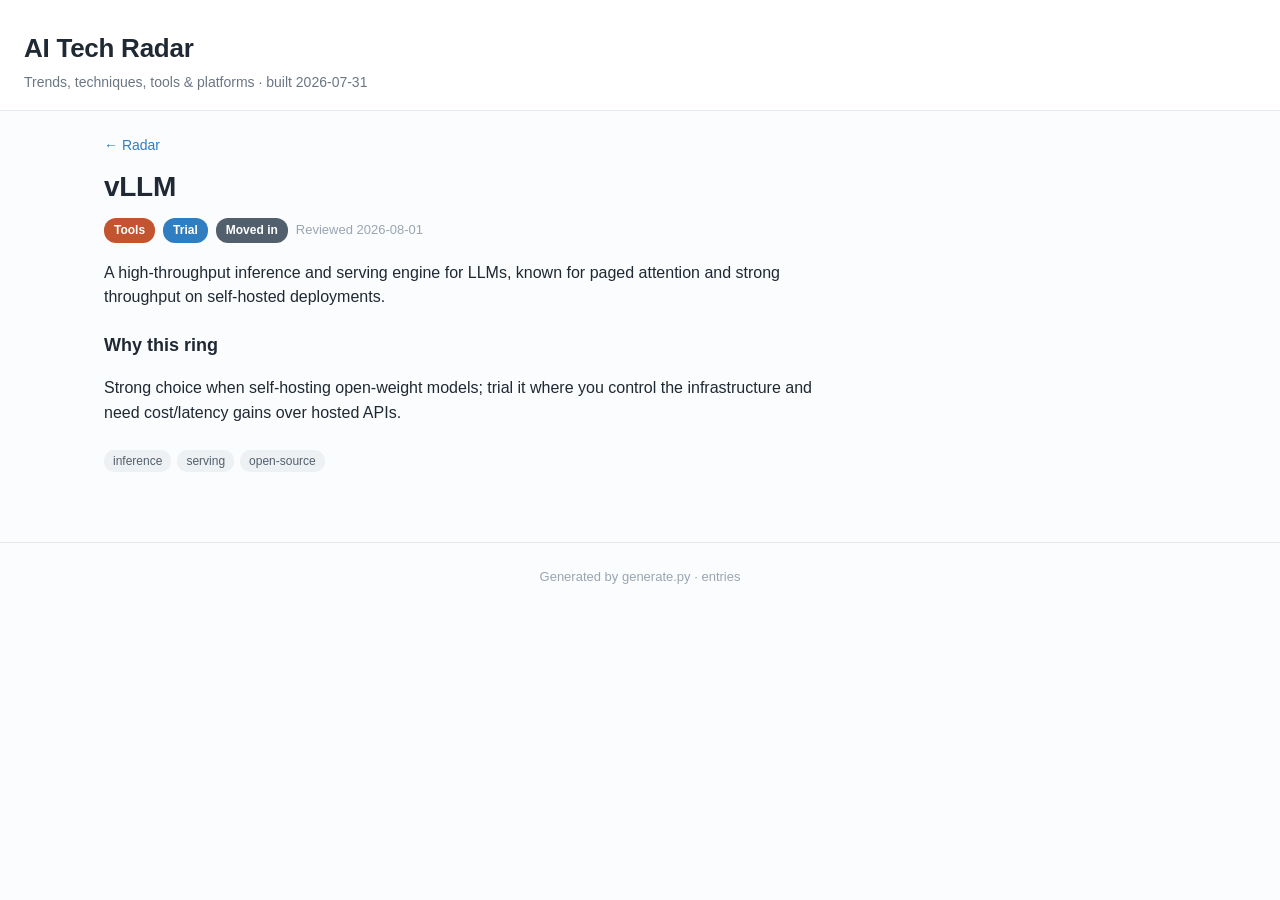
<file: docs/entries/vllm.html>
<!DOCTYPE html>
<html lang="en">
<head>
<meta charset="utf-8">
<meta name="viewport" content="width=device-width, initial-scale=1">
<title>vLLM · AI Tech Radar</title>
<link rel="stylesheet" href="../style.css">
</head>
<body>
<header class="site-header">
  <h1><a href="../index.html">AI Tech Radar</a></h1>
  <p class="subtitle">Trends, techniques, tools &amp; platforms · built 2026-07-31</p>
</header>
<main>
<article class="entry"><p class="crumb"><a href="../index.html">&larr; Radar</a></p><h1>vLLM</h1><p class="entry-meta"><span class="pill" style="background:#c2542f">Tools</span> <span class="pill" style="background:#2f7ec2">Trial</span> <span class="pill status-pill">Moved in</span> <span class="reviewed">Reviewed 2026-08-01</span></p><p>A high-throughput inference and serving engine for LLMs, known for paged attention and strong throughput on self-hosted deployments.</p>
<h2>Why this ring</h2>
<p>Strong choice when self-hosting open-weight models; trial it where you control the infrastructure and need cost/latency gains over hosted APIs.</p><p class="tags"><span class="tag">inference</span><span class="tag">serving</span><span class="tag">open-source</span></p></article>
</main>
<footer class="site-footer">Generated by generate.py ·  entries</footer>

</body>
</html>
</file>
<file: docs/style.css>
:root { color-scheme: light; }
* { box-sizing: border-box; }
body {
  margin: 0; font-family: -apple-system, BlinkMacSystemFont, "Segoe UI",
  Roboto, Helvetica, Arial, sans-serif; color: #1f2933; background: #fbfcfd;
  line-height: 1.55;
}
a { color: #2f7ec2; text-decoration: none; }
a:hover { text-decoration: underline; }
.site-header {
  padding: 28px 24px 16px; border-bottom: 1px solid #e4e8ec; background: #fff;
}
.site-header h1 { margin: 0; font-size: 26px; letter-spacing: -0.01em; }
.site-header h1 a { color: #1f2933; }
.subtitle { margin: 4px 0 0; color: #6b7684; font-size: 14px; }
main { max-width: 1120px; margin: 0 auto; padding: 24px;
  display: grid; grid-template-columns: minmax(0, 1fr) 380px; gap: 32px; }
.radar-wrap { min-width: 0; }
.radar { width: 100%; height: auto; }
.ring-label { font-size: 12px; fill: #9aa5b1; font-weight: 600; }
.quad-label { font-size: 17px; font-weight: 700; letter-spacing: -0.01em; }
.blip { cursor: pointer; }
.blip circle { transition: r 0.1s ease; }
.blip.hl circle { stroke: #1f2933; stroke-width: 3; }
.blip-num { fill: #fff; font-size: 11px; font-weight: 700; pointer-events: none; }
.legend { min-width: 0; }
.quad-block { margin-bottom: 22px; }
.quad-block h2 { font-size: 16px; margin: 0 0 6px; border-bottom: 2px solid #eef1f4;
  padding-bottom: 4px; }
.q-count { color: #9aa5b1; font-size: 13px; font-weight: 500; }
.ring-heading { font-size: 13px; text-transform: uppercase; letter-spacing: 0.04em;
  color: #52606d; margin: 12px 0 4px; display: flex; align-items: center; gap: 6px; }
.ring-dot { width: 10px; height: 10px; border-radius: 50%; display: inline-block; }
.entry-list { list-style: none; margin: 0; padding: 0; }
.entry-list li { display: flex; align-items: center; gap: 8px; padding: 3px 4px;
  border-radius: 6px; }
.entry-list li.hl { background: #eef4fb; }
.num { font-size: 12px; color: #9aa5b1; width: 22px; text-align: right; flex: none; }
.status { font-size: 11px; padding: 1px 7px; border-radius: 10px; margin-left: auto;
  background: #eef1f4; color: #52606d; }
.status-new { background: #e4f3ea; color: #2f7d4f; }
.status-moved-in { background: #e5eefb; color: #2f6bc2; }
.status-moved-out { background: #fdecec; color: #c23f3f; }
.entry { grid-column: 1 / -1; max-width: 720px; }
.crumb { font-size: 14px; margin: 0 0 8px; }
.entry h1 { font-size: 28px; margin: 0 0 10px; letter-spacing: -0.01em; }
.entry h2 { font-size: 18px; margin: 22px 0 6px; }
.entry-meta { margin: 0 0 18px; display: flex; align-items: center; gap: 8px;
  flex-wrap: wrap; }
.pill { color: #fff; font-size: 12px; font-weight: 600; padding: 3px 10px;
  border-radius: 12px; }
.status-pill { background: #52606d; }
.reviewed { color: #9aa5b1; font-size: 13px; }
.entry code, .entry-list code { background: #eef1f4; padding: 1px 5px;
  border-radius: 4px; font-size: 0.9em; }
.tags { margin-top: 22px; }
.tag { display: inline-block; background: #eef1f4; color: #52606d; font-size: 12px;
  padding: 2px 9px; border-radius: 10px; margin: 0 6px 6px 0; }
.site-footer { text-align: center; color: #9aa5b1; font-size: 13px;
  padding: 24px; border-top: 1px solid #e4e8ec; margin-top: 24px; }
@media (max-width: 860px) {
  main { grid-template-columns: 1fr; }
}
</file>
